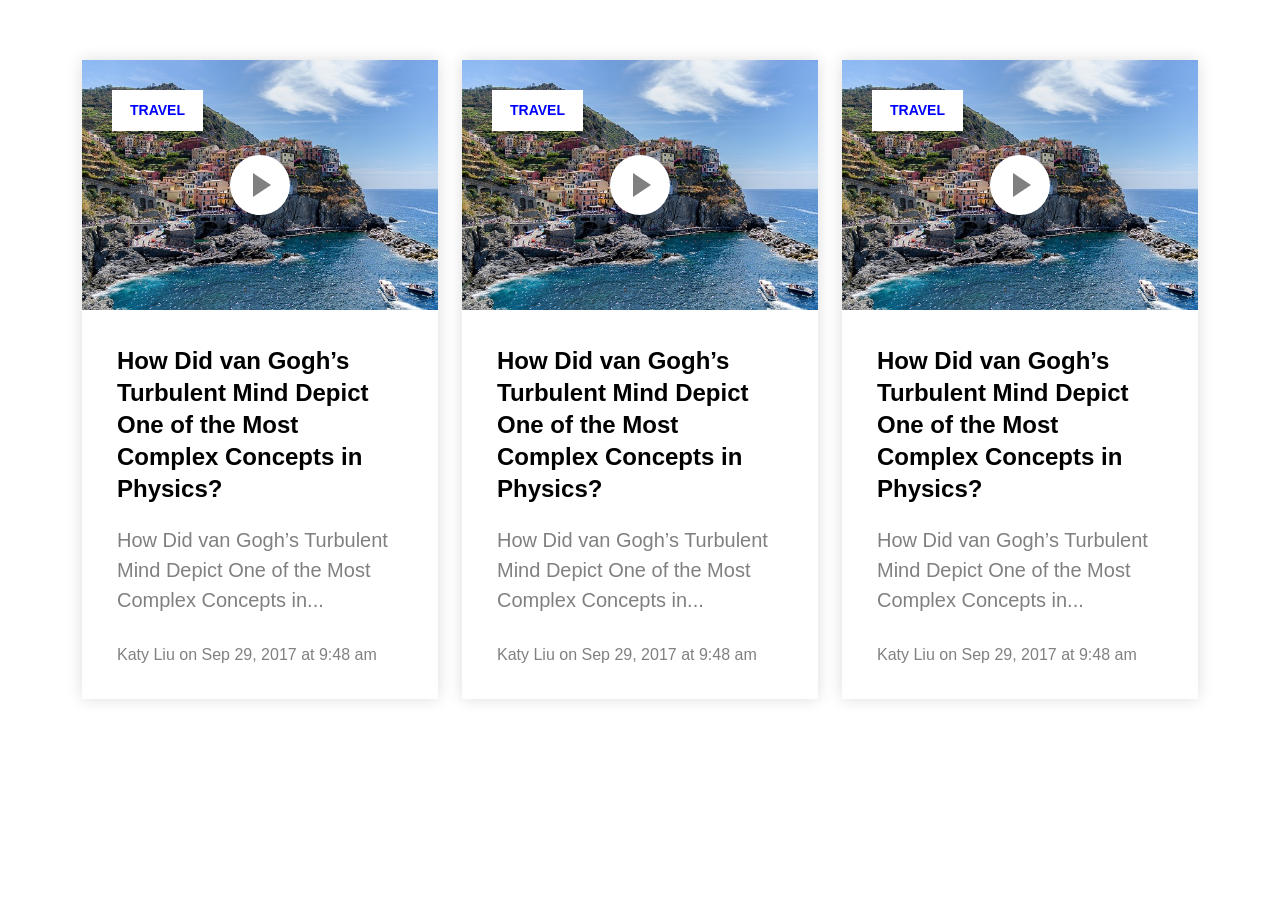
<file: 3cards/index.html>
<!DOCTYPE html>
<html lang="en">
<head>
    <meta charset="UTF-8">
    <meta name="viewport" content="width=device-width, initial-scale=1.0">
    <title>Cards</title>
    <link href="https://cdn.jsdelivr.net/npm/bootstrap@5.3.3/dist/css/bootstrap.min.css" rel="stylesheet">
    <link rel="stylesheet" href="css/style.css">
</head>
<body>


    <section class="cards-section">

        <div class="container">

            <div class="row g-4">

                <!-- Card 1 -->
                <div class="col-lg-4 col-md-6 col-12">

                    <div class="travel-card">

                        <div class="card-image-box">

                            <img src="1.jpg" alt="Image">

                            <span class="tag">TRAVEL</span>

                            <span class="play-btn">
                                <span class="play-icon"></span>
                            </span>

                        </div>

                        <div class="card-content">

                            <h2>
                                How Did van Gogh’s Turbulent Mind Depict One of the Most Complex Concepts in Physics?
                            </h2>

                            <p>
                                How Did van Gogh’s Turbulent Mind Depict One of the Most Complex Concepts in...
                            </p>

                            <h5>
                                Katy Liu on Sep 29, 2017 at 9:48 am
                            </h5>

                        </div>

                    </div>

                </div>


                <!-- Card 2 -->
                <div class="col-lg-4 col-md-6 col-12">

                    <div class="travel-card">

                        <div class="card-image-box">

                            <img src="1.jpg" alt= "Image">

                            <span class="tag">TRAVEL</span>

                            <span class="play-btn">
                                <span class="play-icon"></span>
                            </span>

                        </div>

                        <div class="card-content">

                            <h2>
                                How Did van Gogh’s Turbulent Mind Depict One of the Most Complex Concepts in Physics?
                            </h2>

                            <p>
                                How Did van Gogh’s Turbulent Mind Depict One of the Most Complex Concepts in...
                            </p>

                            <h5>
                                Katy Liu on Sep 29, 2017 at 9:48 am
                            </h5>

                        </div>

                    </div>

                </div>


                <!-- Card 3 -->
                <div class="col-lg-4 col-md-6 col-12">

                    <div class="travel-card">

                        <div class="card-image-box">

                            <img src="1.jpg" alt="Image">

                            <span class="tag">TRAVEL</span>

                            <span class="play-btn">
                                <span class="play-icon"></span>
                            </span>

                        </div>

                        <div class="card-content">

                            <h2>
                                How Did van Gogh’s Turbulent Mind Depict One of the Most Complex Concepts in Physics?
                            </h2>

                            <p>
                                How Did van Gogh’s Turbulent Mind Depict One of the Most Complex Concepts in...
                            </p>

                            <h5>
                                Katy Liu on Sep 29, 2017 at 9:48 am
                            </h5>

                        </div>

                    </div>

                </div>

            </div>

        </div>

    </section>
</body>
</html>
</file>
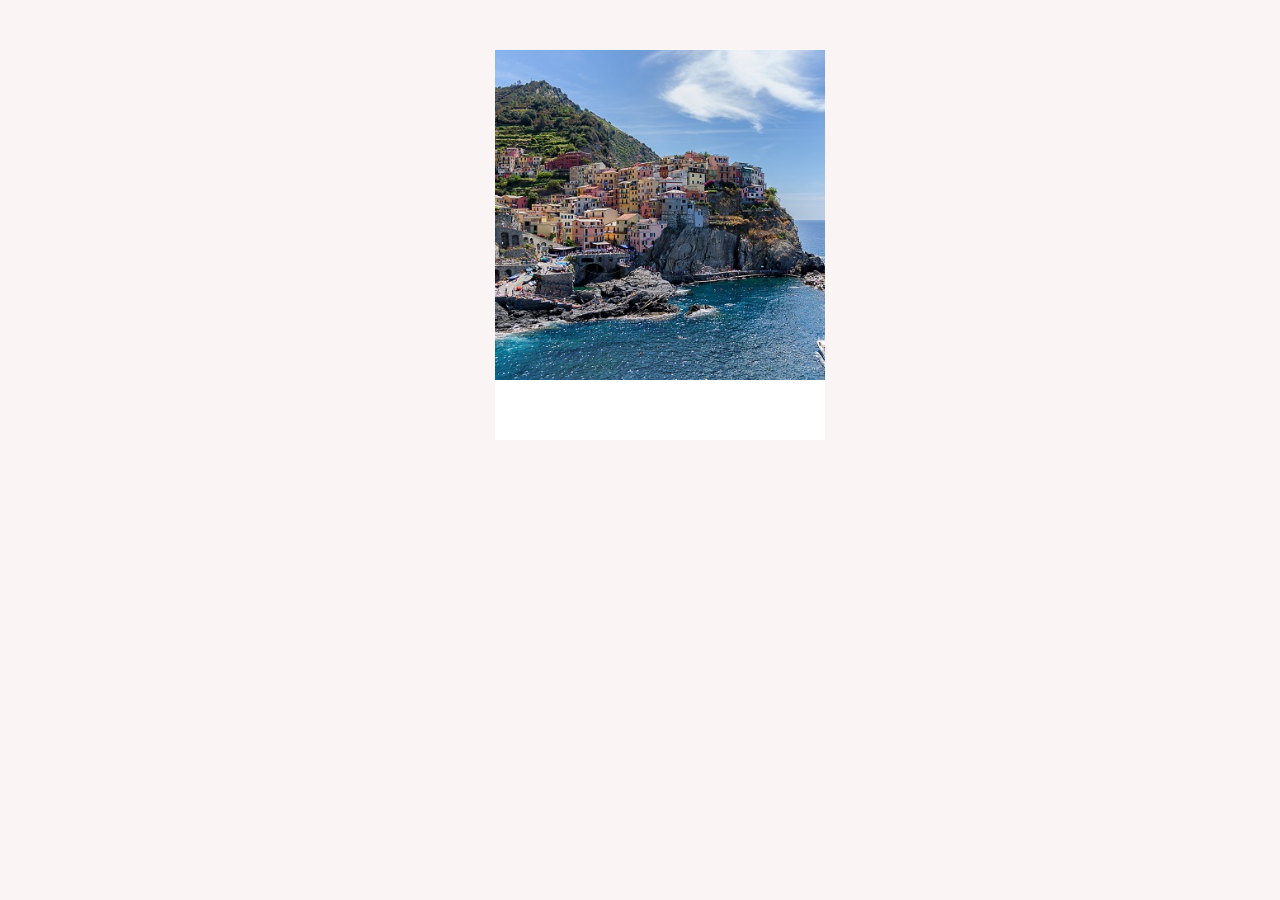
<file: card hover/index.html>
<!DOCTYPE html>
<html lang="en">
<head>
    <meta charset="UTF-8">
    <meta name="viewport" content="width=device-width, initial-scale=1.0">
    <title>Hover Card</title>

    <link rel="stylesheet" href="css/style.css">
</head>
<body>

    <section class="card-section">

        <div class="hover-card">

            <div class="white-box"></div>

            <div class="image-box">
                <img src="1.jpg" alt="Card Image">
            </div>

            <div class="img-box">
                <h2>Lorem, ipsum.</h2>
                <p>Lorem, ipsum.</p>
            </div>

        </div>

    </section>

</body>
</html>
</file>
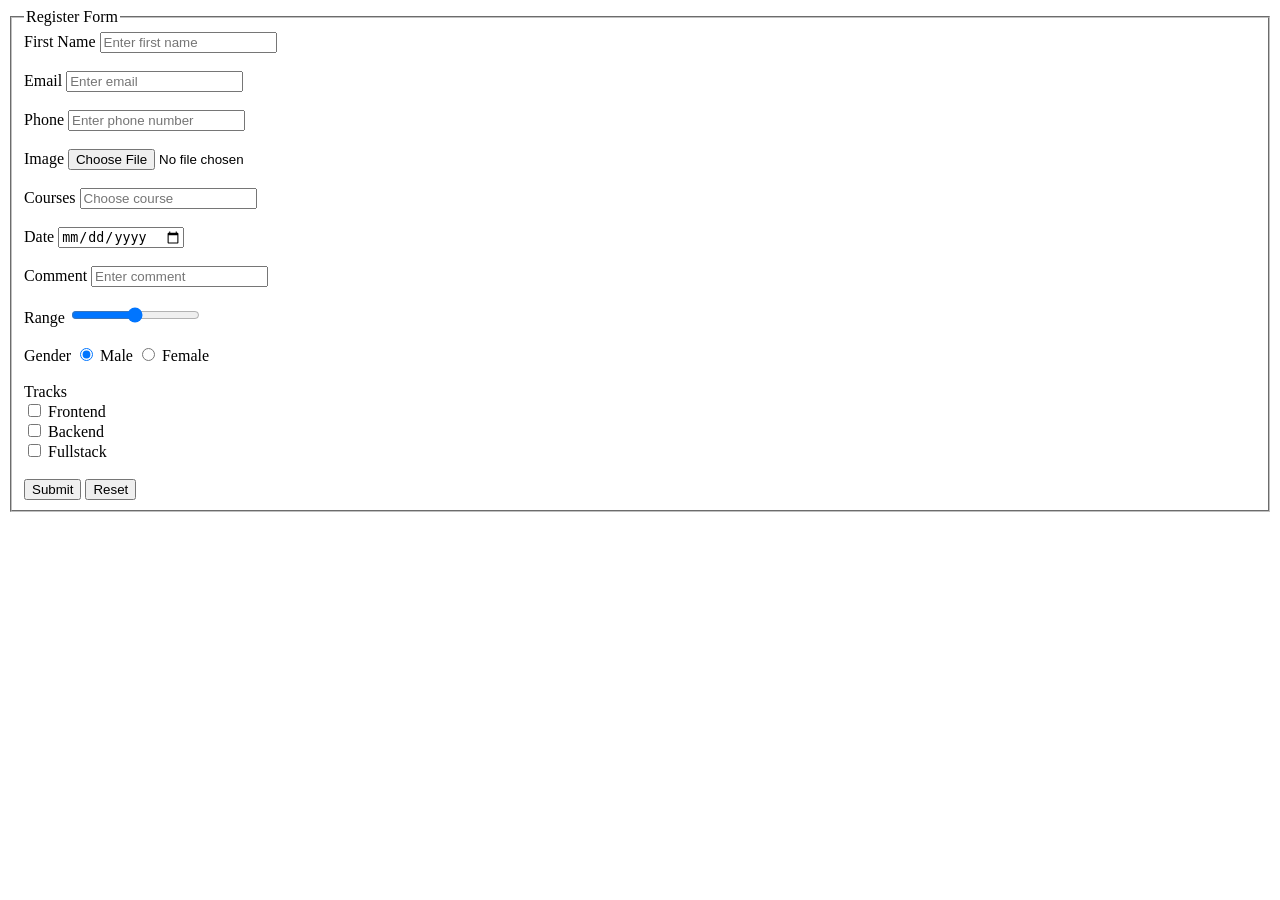
<file: html form/index.html>
<html>
<head>
    <title>Register Form</title>
</head>

<body>

<form>
    <fieldset>
        <legend>Register Form</legend>

        <label>First Name</label>
        <input type="text" name="first_name" maxlength="5" pattern="[A-Za-z]+" placeholder="Enter first name" required>
        <br><br>

        <label>Email</label>
        <input type="email" name="email" placeholder="Enter email" required>
        <br><br>

        <label>Phone</label>
        <input type="text" name="phone" maxlength="11" pattern="01[0125][0-9]{8}" placeholder="Enter phone number" required>
        <br><br>

        <label>Image</label>
        <input type="file" name="image" accept=".png" required>
        <br><br>

        <label>Courses</label>
        <input list="courses" name="courses" placeholder="Choose course">

        <datalist id="courses">
            <option value="HTML">
            <option value="CSS">
            <option value="JavaScript">
            <option value="PHP">
            <option value="Python">
        </datalist>
        <br><br>

        <label>Date</label>
        <input type="date" name="date" required>
        <br><br>

        <label>Comment</label>
        <input type="text" name="comment" pattern="[A-Za-z ]+" placeholder="Enter comment" required>
        <br><br>

        <label>Range</label>
        <input type="range" name="range" min="100" max="200">
        <br><br>

        <label>Gender</label>
        <input type="radio" name="gender" value="male" checked> Male
        <input type="radio" name="gender" value="female"> Female
        <br><br>

        <label>Tracks</label>
        <br>
        <input type="checkbox" name="tracks" value="frontend"> Frontend
        <br>
        <input type="checkbox" name="tracks" value="backend"> Backend
        <br>
        <input type="checkbox" name="tracks" value="fullstack"> Fullstack
        <br><br>

        <input type="submit" value="Submit">
        <input type="reset" value="Reset">

    </fieldset>
</form>

</body>
</html>
</file>
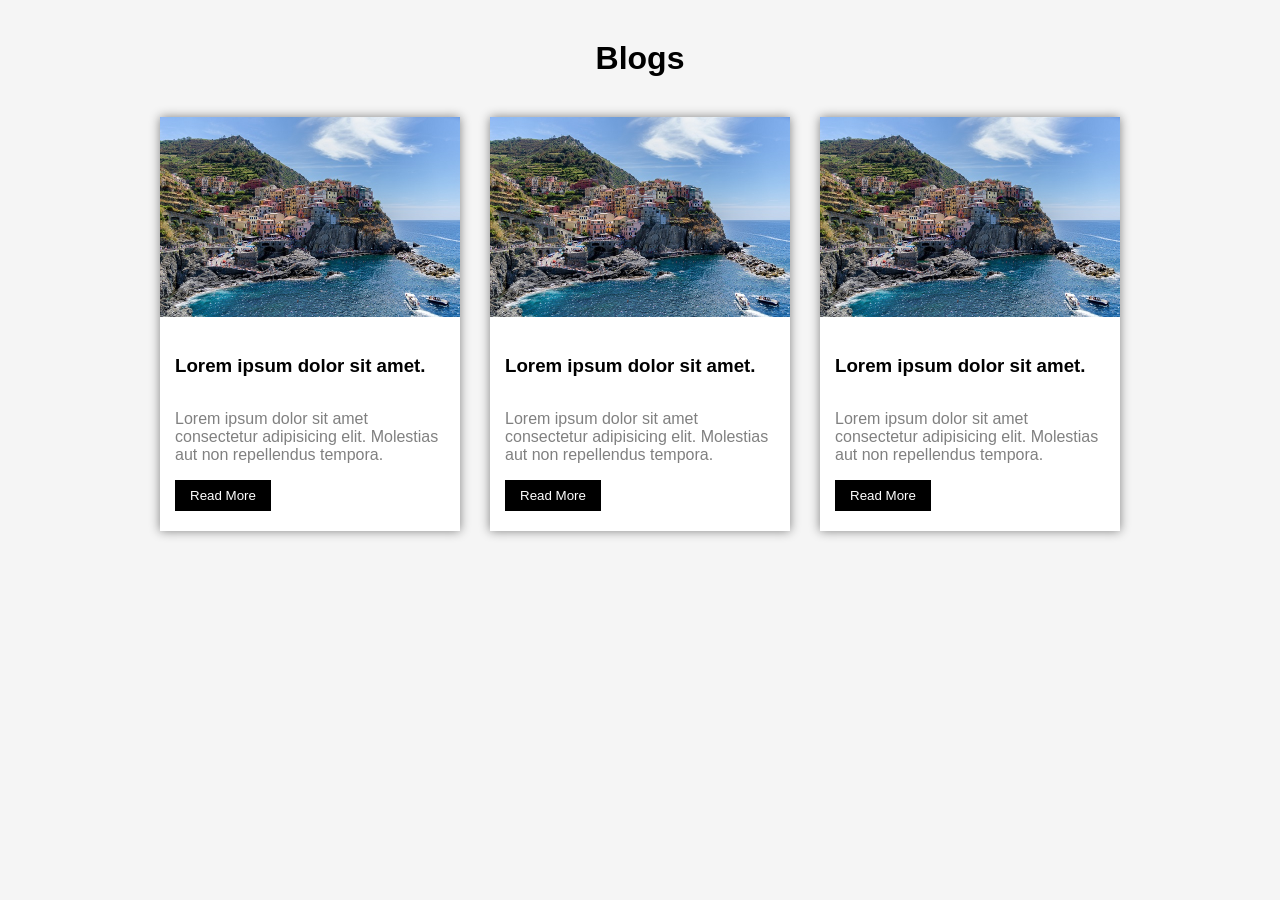
<file: task 3/index.html>
<!DOCTYPE html>
<html>
<head>
    <title>Blogs</title>
    <link rel="stylesheet" href="style.css">
</head>

<body>

<h1>Blogs</h1>

<div class="parent">

    <div class="card">
        <img src="img_5terre.jpg">

        <h3>Lorem ipsum dolor sit amet.</h3>

        <p>
            Lorem ipsum dolor sit amet consectetur adipisicing elit.
            Molestias aut non repellendus tempora.
        </p>

        <button>Read More</button>
    </div>

    <div class="card">
        <img src="img_5terre.jpg">

        <h3>Lorem ipsum dolor sit amet.</h3>

        <p>
            Lorem ipsum dolor sit amet consectetur adipisicing elit.
            Molestias aut non repellendus tempora.
        </p>

        <button>Read More</button>
    </div>

    <div class="card">
        <img src="img_5terre.jpg">

        <h3>Lorem ipsum dolor sit amet.</h3>

        <p>
            Lorem ipsum dolor sit amet consectetur adipisicing elit.
            Molestias aut non repellendus tempora.
        </p>

        <button>Read More</button>
    </div>

</div>

</body>
</html>
</file>
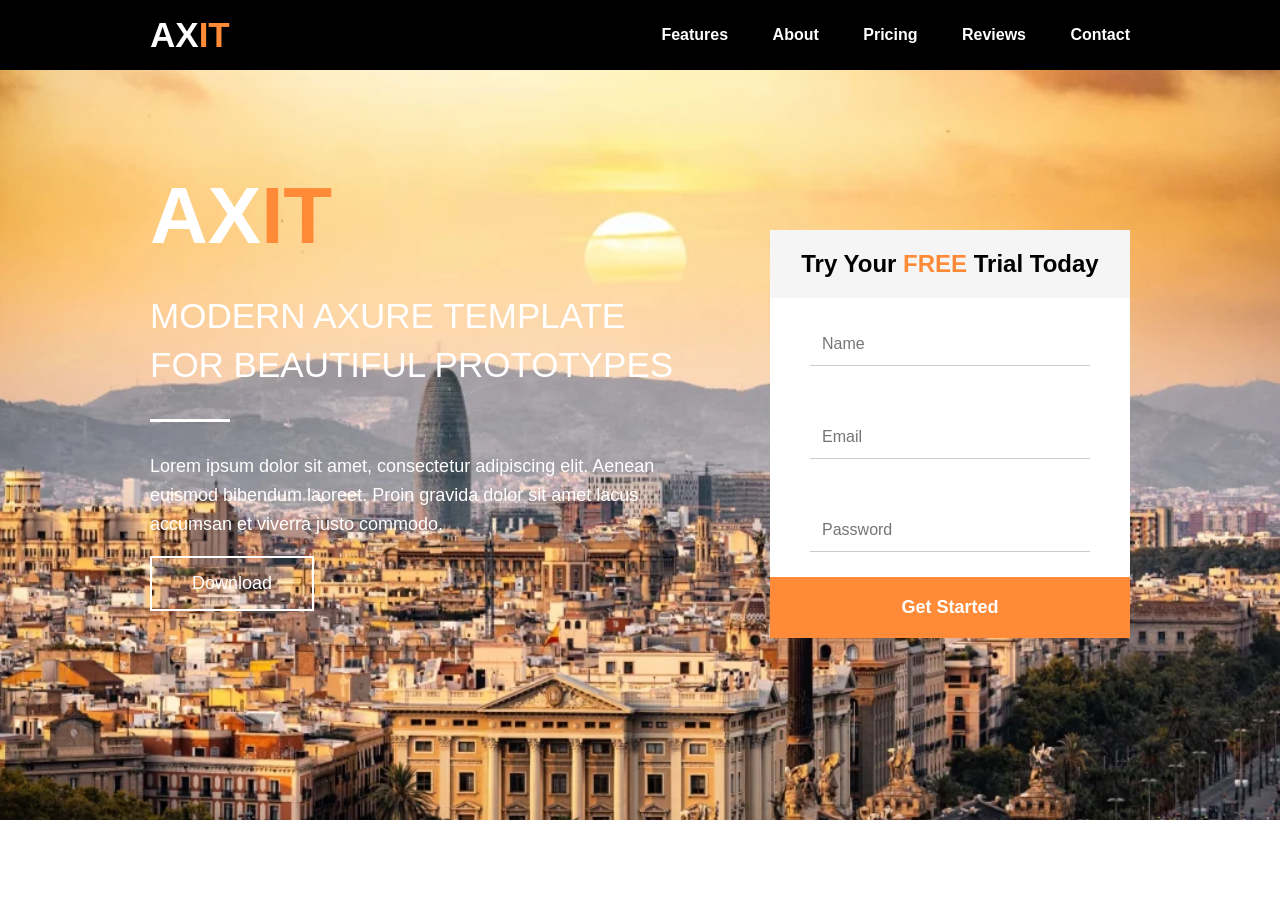
<file: task 4/index.html>
<html>
<head>
    <title>AXIT Page</title>
    <link rel="stylesheet" href="css/style.css">
</head>

<body>

    <!-- Navbar -->
    <div class="navbar">

        <div class="logo">
            AX<span>IT</span>
        </div>

        <div class="menu">
            <a href="#">Features</a>
            <a href="#">About</a>
            <a href="#">Pricing</a>
            <a href="#">Reviews</a>
            <a href="#">Contact</a>
        </div>

        <div class="clear"></div>

    </div>


    <!-- Hero Section -->
    <div class="hero">

        <div class="left-content">

            <h1>AX<span>IT</span></h1>

            <h2>
                MODERN AXURE TEMPLATE<br>
                FOR BEAUTIFUL PROTOTYPES
            </h2>

            <div class="line"></div>

            <p>
                Lorem ipsum dolor sit amet, consectetur adipiscing elit.
                Aenean euismod bibendum laoreet. Proin gravida dolor sit amet
                lacus accumsan et viverra justo commodo.
            </p>

            <button class="download-btn">Download</button>

        </div>


        <div class="right-form">

            <div class="form-box">

                <h3>Try Your <span>FREE</span> Trial Today</h3>

                <input type="text" placeholder="Name">
                <input type="email" placeholder="Email">
                <input type="password" placeholder="Password">

                <button class="start-btn">Get Started</button>

            </div>

        </div>

        <div class="clear"></div>

    </div>

</body>
</html>
</file>
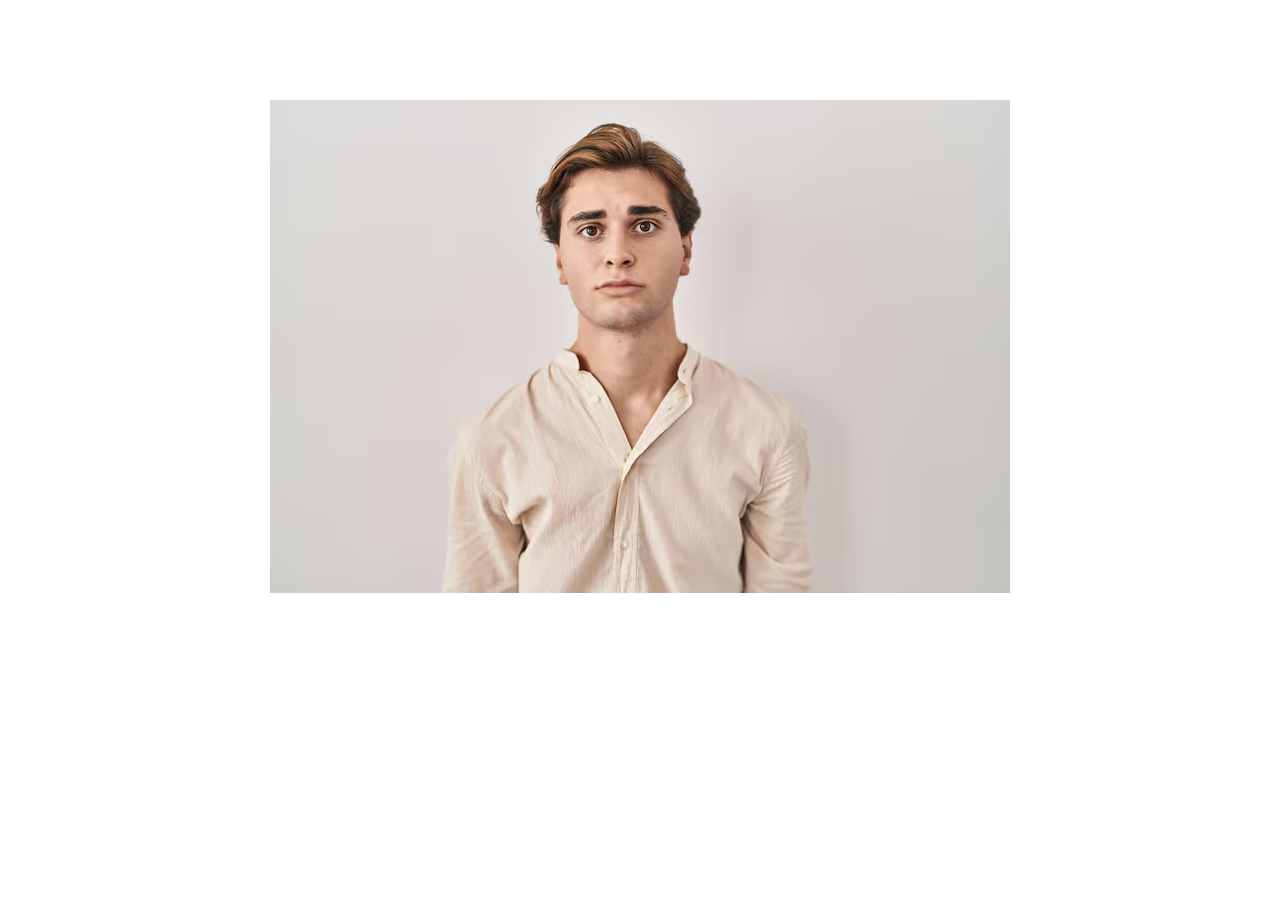
<file: task 7/index.html>
<!DOCTYPE html>
<html>
<head>
    <title>Table Task</title>
    <link rel="stylesheet" href="css/style.css">
</head>
<body>

<!-- <div class="box">

    <div class="left">
        <input type="text" placeholder="Enter your name">
        <br><br>
        <input type="text" placeholder="Enter your name">
    </div>

    <div class="right">
        <input type="text" placeholder="Enter your name">
        <br><br>
        <input type="checkbox">
        <label>Web Design</label>
    </div>

</div>

<table>

<tr>
    <th>Name</th>
    <th>Email</th>
</tr>

<tr>
    <td>Eman Emad</td>
    <td>eman@gmail.com</td>
</tr>

<tr>
    <td>Eman Emad</td>
    <td>eman@gmail.com</td>
</tr>

<tr>
    <td>Eman Emad</td>
    <td>eman@gmail.com</td>
</tr>

<tr>
    <td>Eman Emad</td>
    <td>eman@gmail.com</td>
</tr>

<tr>
    <td>Eman Emad</td>
    <td>eman@gmail.com</td>
</tr>

<tr>
    <td>Eman Emad</td>
    <td>eman@gmail.com</td>
</tr>

</table>

<ul>
    <li>HTML</li>
    <li>CSS</li>
    <li>Bootstrap</li>
    <li>JS</li>
</ul> -->

<div class="member">
    <div class="member-social">
    </div>
    
    <img src="2.jpg" alt="2">
   <div class="member-content">
    <p>Lorem ipsum dolor sit amet.</p>
   </div>
   </div>
</body>
</html>
</file>
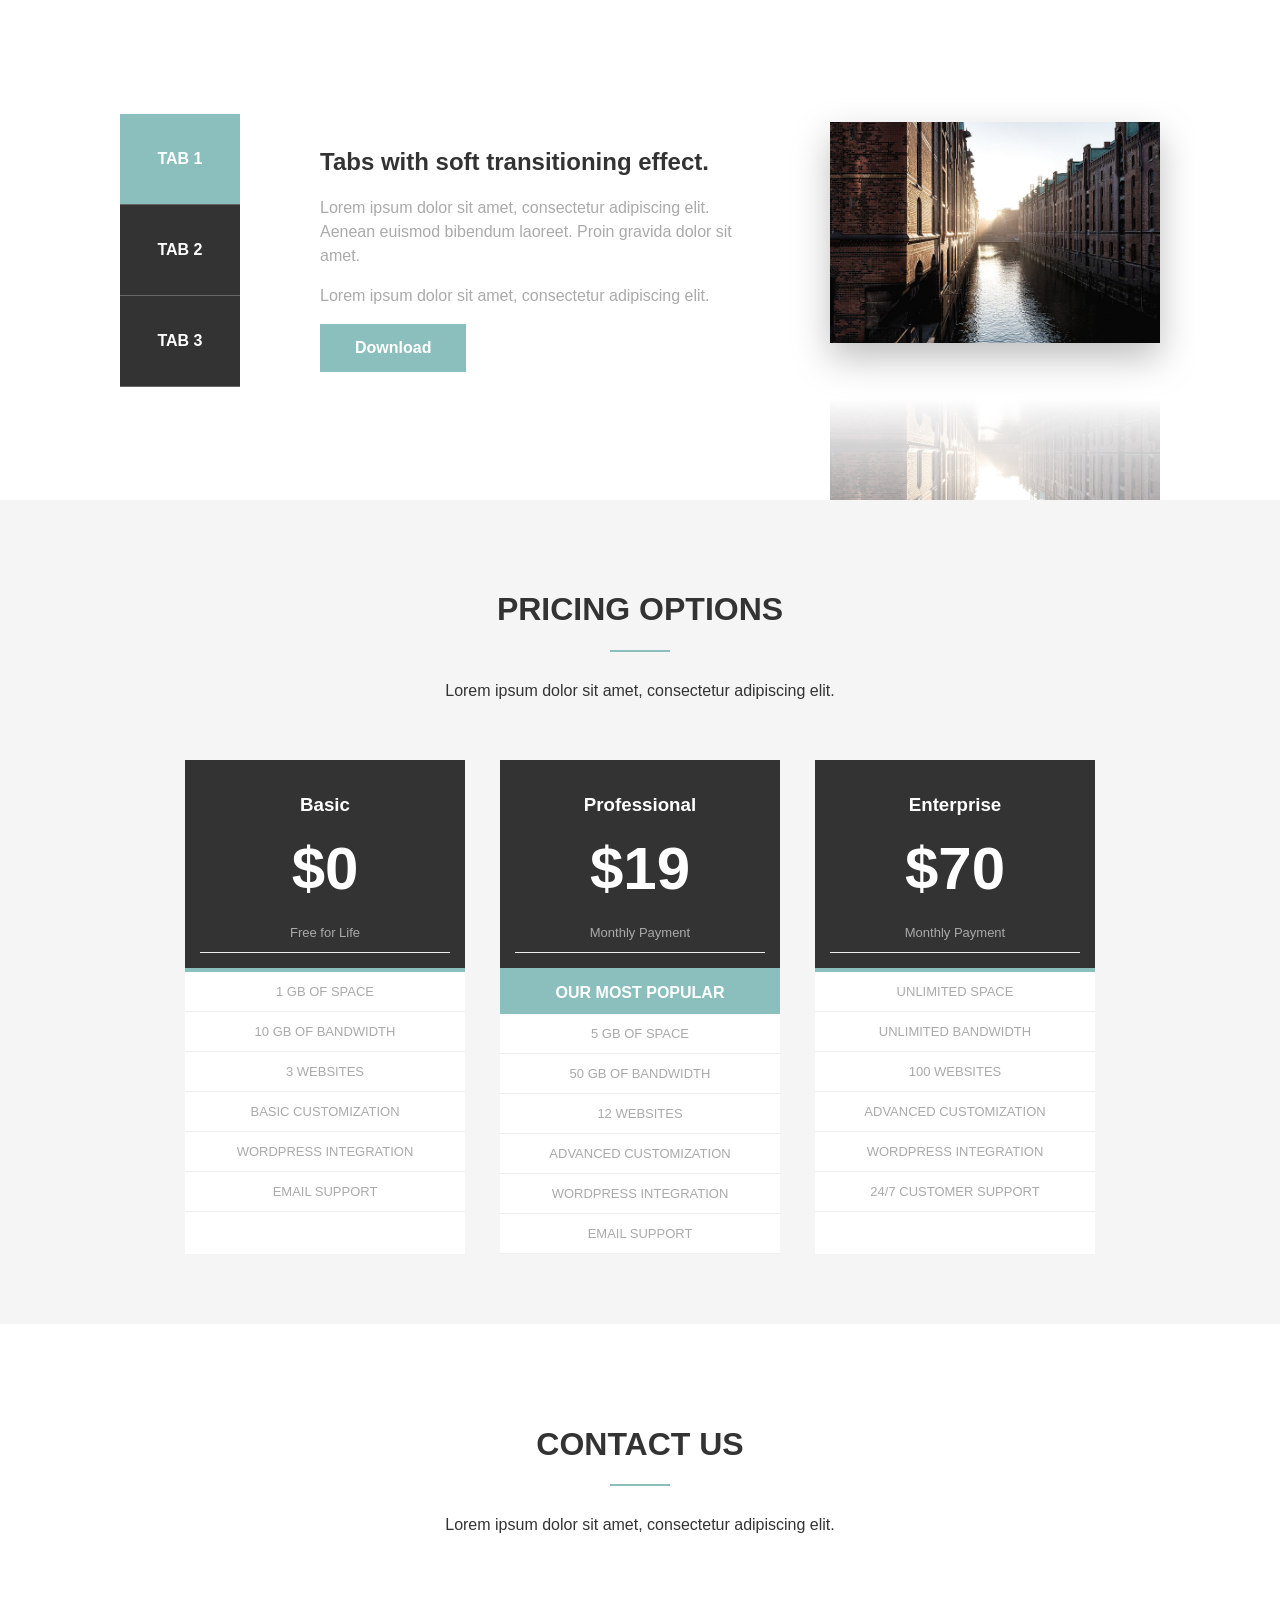
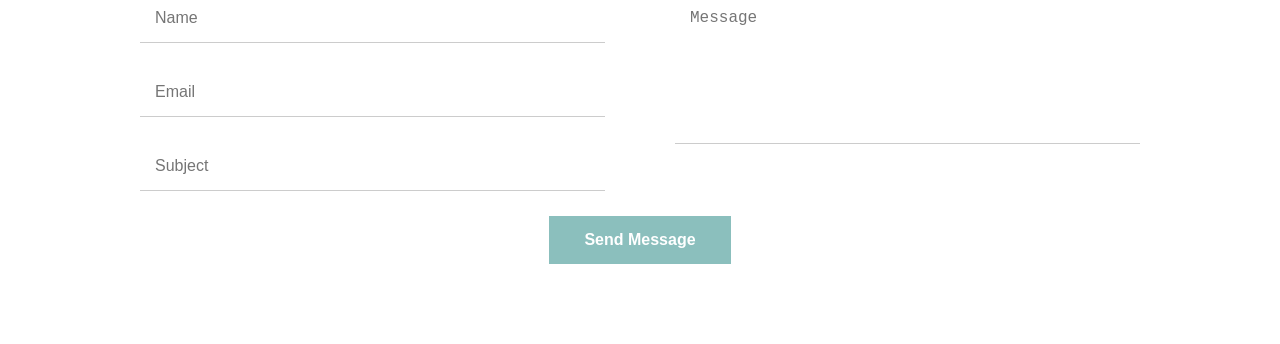
<file: task3 (2)/index.html>
<html>
<head>
    <title>Task Page</title>
    <link rel="stylesheet" href="style.css">
</head>

<body>

<!-- Tabs Section -->
<div class="tabs-section">

    <div class="tabs">
        <div class="active">TAB 1</div>
        <div>TAB 2</div>
        <div>TAB 3</div>
    </div>

    <div class="text">
        <h2>Tabs with soft transitioning effect.</h2>

        <p>
            Lorem ipsum dolor sit amet, consectetur adipiscing elit.
            Aenean euismod bibendum laoreet. Proin gravida dolor sit amet.
        </p>

        <p>
            Lorem ipsum dolor sit amet, consectetur adipiscing elit.
        </p>

        <button>Download</button>
    </div>

    <div class="photo">
    <img src="street.jpg">
    </div>
</div>


<!-- Pricing Section -->
<div class="pricing-section">

    <h1>PRICING OPTIONS</h1>
    <div class="line"></div>
    <p>Lorem ipsum dolor sit amet, consectetur adipiscing elit.</p>

    <div class="cards">

        <div class="card">
            <div class="top">
                <h3>Basic</h3>
                <h2>$0</h2>
                <p>Free for Life</p>
            </div>

            <p>1 GB OF SPACE</p>
            <p>10 GB OF BANDWIDTH</p>
            <p>3 WEBSITES</p>
            <p>BASIC CUSTOMIZATION</p>
            <p>WORDPRESS INTEGRATION</p>
            <p>EMAIL SUPPORT</p>
        </div>

        <div class="card">
            <div class="top">
                <h3>Professional</h3>
                <h2>$19</h2>
                <p>Monthly Payment</p>
            </div>

            <div class="popular">OUR MOST POPULAR</div>

            <p>5 GB OF SPACE</p>
            <p>50 GB OF BANDWIDTH</p>
            <p>12 WEBSITES</p>
            <p>ADVANCED CUSTOMIZATION</p>
            <p>WORDPRESS INTEGRATION</p>
            <p>EMAIL SUPPORT</p>
        </div>

        <div class="card">
            <div class="top">
                <h3>Enterprise</h3>
                <h2>$70</h2>
                <p>Monthly Payment</p>
            </div>

            <p>UNLIMITED SPACE</p>
            <p>UNLIMITED BANDWIDTH</p>
            <p>100 WEBSITES</p>
            <p>ADVANCED CUSTOMIZATION</p>
            <p>WORDPRESS INTEGRATION</p>
            <p>24/7 CUSTOMER SUPPORT</p>
        </div>

    </div>

</div>


<!-- Contact Section -->
<div class="contact-section">

    <h1>CONTACT US</h1>
    <div class="line"></div>
    <p>Lorem ipsum dolor sit amet, consectetur adipiscing elit.</p>

    <form>
        <div class="left">
            <input type="text" placeholder="Name">
            <input type="email" placeholder="Email">
            <input type="text" placeholder="Subject">
        </div>

        <div class="right">
            <textarea placeholder="Message"></textarea>
        </div>
    </form>

    <button>Send Message</button>

</div>

</body>
</html>
</file>
<file: 3cards/css/style.css>
body {
    margin: 0;
    background-color: white;
    font-family: Arial, sans-serif;
}

.cards-section {
    padding: 60px 0;
}

.travel-card {
    background-color: white;
    box-shadow: 0 0 15px #dddddd;
}

.card-image-box {
    position: relative;
}

.card-image-box img {
    width: 100%;
    height: 250px;
    object-fit: cover;
    display: block;
}

.tag {
    position: absolute;
    top: 30px;
    left: 30px;
    background-color: white;
    color: blue;
    padding: 10px 18px;
    font-weight: bold;
    font-size: 14px;
}

.play-btn {
    position: absolute;
    top: 50%;
    left: 50%;
    width: 60px;
    height: 60px;
    background-color: white;
    border-radius: 50%;
    transform: translate(-50%, -50%);
}

.play-icon {
    position: absolute;
    top: 50%;
    left: 53%;
    transform: translate(-50%, -50%);
    width: 0;
    height: 0;
    border-top: 12px solid transparent;
    border-bottom: 12px solid transparent;
    border-left: 18px solid gray;
}

.card-content {
    padding: 35px;
}

.card-content h2 {
    font-size: 24px;
    line-height: 32px;
    font-weight: bold;
    margin: 0 0 20px;
    color: black;
}

.card-content p {
    font-size: 20px;
    line-height: 30px;
    color: gray;
    margin: 0 0 30px;
}

.card-content h5 {
    font-size: 16px;
    color: gray;
    margin: 0;
}
</file>
<file: card hover/css/style.css>
body {
    margin: 0;
    background-color: rgb(250, 244, 244);
    font-family: Arial, sans-serif;
}

.team-section {
    padding: 100px 0;
    text-align: center;
}

.hover-card {
    width: 430px;
    height: 500px;
    margin: auto;
    position: relative;
}

.white-box {
    width: 330px;
    height: 390px;
    background-color: white;
    position: absolute;
    top: 50px;
    left: 70px;
}

.image-box {
    width: 330px;
    height: 330px;
    position: absolute;
    top: 50px;
    left: 70px;
    z-index: 2;
    transition: 0.4s;
}

.image-box img {
    width: 100%;
    height: 100%;
    object-fit: cover;
    display: block;
}


.img-box {
    width: 330px;
    background-color: white;
    position: absolute;
    top: 350px;
    left: 70px;
    padding: 20px 0;
    text-align: center;
    opacity: 0;
    z-index: 1;
    transition: 0.4s;
}

.img-box h2 {
    margin: 0;
    font-size: 24px;
    color: black;
}

.info-box p {
    margin: 8px 0 0;
    font-size: 18px;
    color: gray;
    letter-spacing: 2px;
}

.hover-card:hover .image-box {
    top: 0;
    left: 20px;
}

.hover-card:hover .img-box {
    opacity: 1;
}
</file>
<file: task 3/style.css>
body{
    font-family: Arial, sans-serif;
    background-color: #f5f5f5;
}

h1{
    text-align: center;
    margin: 40px;
}

.parent{
    display: flex;
    justify-content: center;
    gap: 30px;
}

.card{
    width: 300px;
    background-color: white;
    box-shadow: 0 0 10px gray;
    padding-bottom: 20px;
}

.card img{
    width: 100%;
    height: 200px;
}

.card h3{
    padding: 15px;
}

.card p{
    padding: 0 15px;
    color: gray;
}

button{
    margin-left: 15px;
    padding: 8px 15px;
    background-color: black;
    color: white;
    border: none;
}
</file>
<file: task 4/css/style.css>
body {
    margin: 0;
    font-family: Arial;
}

/* Navbar */

.navbar {
    height: 70px;
    background-color: black;
}

.logo {
    float: left;
    color: white;
    font-size: 35px;
    font-weight: bold;
    margin-left: 150px;
    line-height: 70px;
}

.logo span {
    color: #ff8b38;
}

.menu {
    float: right;
    margin-right: 150px;
}

.menu a {
    color: white;
    text-decoration: none;
    margin-left: 40px;
    line-height: 70px;
    font-weight: bold;
}

.clear {
    clear: both;
}


/* Hero */

.hero {
    height: 650px;
    background-image: url("../street.jpg");
    background-size: cover;
    background-position: center;
    padding-top: 100px;
}


/* Left Side */

.left-content {
    float: left;
    width: 550px;
    margin-left: 150px;
    color: white;
}

.left-content h1 {
    font-size: 80px;
    margin: 0;
}

.left-content h1 span {
    color: #ff8b38;
}

.left-content h2 {
    font-size: 35px;
    font-weight: normal;
    line-height: 1.4;
}

.line {
    width: 80px;
    height: 3px;
    background-color: white;
    margin: 30px 0;
}

.left-content p {
    font-size: 18px;
    line-height: 1.6;
}

.download-btn {
    background: none;
    color: white;
    border: 2px solid white;
    padding: 15px 40px;
    font-size: 18px;
}


/* Form */

.right-form {
    float: right;
    width: 360px;
    margin-right: 150px;
    margin-top: 60px;
}

.form-box {
    background-color: white;
    text-align: center;
}

.form-box h3 {
    background-color: #f5f5f5;
    margin: 0;
    padding: 20px;
    font-size: 24px;
}

.form-box h3 span {
    color: #ff8b38;
}

.form-box input {
    width: 280px;
    padding: 12px;
    margin: 25px;
    border: none;
    border-bottom: 1px solid #ccc;
    font-size: 16px;
}

.start-btn {
    width: 100%;
    background-color: #ff8b38;
    color: white;
    border: none;
    padding: 20px;
    font-size: 18px;
    font-weight: bold;
}
</file>
<file: task 7/css/style.css>
/* *{
    margin:0;
    padding:0;
    box-sizing:border-box;
}

body{
    padding:40px;
    font-family:Arial;
}

.box{
    width:600px;
    margin:auto;
    border:3px solid blue;
    outline:2px solid red;
    padding:20px;
}

.left{
    display:inline-block;
    margin-right:20px;
}

.right{
    display:inline-block;
}

input{
    width:250px;
    padding:8px;
    border:none;
    border-bottom:2px solid teal;
    outline:none;
}

table{
    width:90%;
    margin:40px auto;
    border-collapse:collapse;
}

th{
    background:teal;
    color:white;
    padding:15px;
}

td{
    padding:15px;
    border:1px solid lightgray;
}

tr:nth-child(even){
    background:#d9eef5;
}

tr:nth-child(odd){
    background:whitesmoke;
}

tr:first-child{
    background:teal;
}

td:hover{
    background:lightslategray;
    color:white;
}

ul{
    margin-left:60px;
}

li{
    color: black;
} */



.member{
    width: 740px;
    height: 493px;
    margin: 100px auto;
    background-color: bisque;
    position: relative;
    overflow: hidden;
}


.member:hover .member-content{
    left:25% ;
}

.member img{
    width: 100%;
    height: 100%;

}




.member-content{
    width: 70%;
    height: 40%;
    background-color: bisque;
    position: absolute;
    bottom: 10%;
    left: -100%;
    transition: 1s;
    font-size: 50px;
    padding-left: 10px;

}
</file>
<file: task3 (2)/style.css>
body {
    margin: 0;
    font-family: Arial;
    background-color: white;
    color: #333;
}

button {
    background-color: #8bbfbd;
    color: white;
    border: none;
    padding: 15px 35px;
    font-size: 16px;
    font-weight: bold;
}



.tabs-section {
    height: 500px;
    display: flex;
    align-items: center;
    justify-content: center;
}

.tabs {
    width: 120px;
}

.tabs div {
    height: 90px;
    background-color: #333;
    color: white;
    text-align: center;
    line-height: 90px;
    font-weight: bold;
    border-bottom: 1px solid #666;
}

.tabs .active {
    background-color: #8bbfbd;
}

.text {
    width: 430px;
    margin-left: 80px;
}

.text p {
    color: #aaa;
    line-height: 1.5;
}


.tabs-section {
    height: 500px;
    display: flex;
    align-items: center;
    justify-content: center;
    overflow: hidden;
}

.photo {
    width: 330px;
    margin-left: 80px;
    margin-top: -35px;
}

.photo img {
    width: 330px;
    display: block;
    filter: drop-shadow(0 15px 18px rgba(0,0,0,0.25));

    -webkit-box-reflect: below 0px linear-gradient(
        to bottom,
        rgba(255,255,255,0.65) 0%,
        rgba(255,255,255,0.35) 35%,
        rgba(255,255,255,0) 75%
    );
}
.pricing-section {
    background-color: #f5f5f5;
    text-align: center;
    padding: 70px 0;
}

.line {
    width: 60px;
    height: 2px;
    background-color: #8bbfbd;
    margin: 10px auto 30px;
}

.cards {
    display: flex;
    justify-content: center;
    gap: 35px;
    margin-top: 60px;
}

.card {
    width: 280px;
    background-color: white;
}

.top {
    background-color: #333;
    color: white;
    padding: 15px;
    border-bottom: 4px solid #8bbfbd;
}

.top h2 {
    font-size: 60px;
    margin: 10px;
}

.card p {
    color: #aaa;
    border-bottom: 1px solid #eee;
    padding: 12px;
    margin: 0;
    font-size: 13px;
}

.popular {
    background-color: #8bbfbd;
    color: white;
    padding: 12px;
    font-weight: bold;
}




.contact-section {
    text-align: center;
    padding: 80px 0;
}

form {
    width: 1000px;
    margin: 60px auto 0;
    display: flex;
    gap: 70px;
}

.left,
.right {
    width: 50%;
}

input,
textarea {
    width: 100%;
    border: none;
    border-bottom: 1px solid #ccc;
    padding: 15px;
    margin-bottom: 25px;
    font-size: 16px;
    outline: none;
}

textarea {
    height: 150px;
    resize: none;
}
</file>
